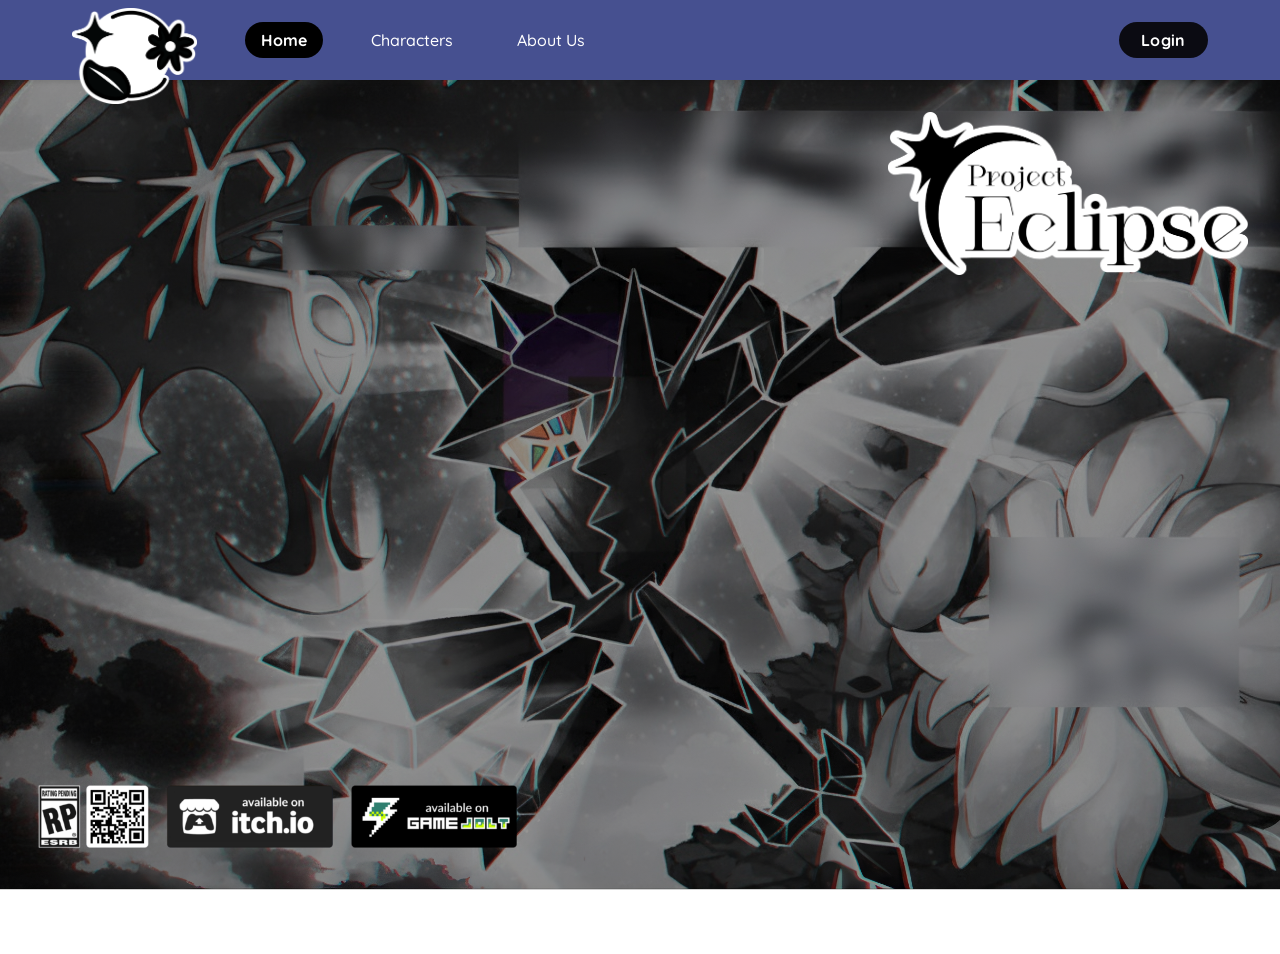
<file: index.html>
<!DOCTYPE html>
<html lang="en">
<head>
    <meta charset="UTF-8">
    <meta name="viewport" content="width=device-width, initial-scale=1.0">
    <title>Project Eclipse</title>
    <link rel="stylesheet" href="styles.css">
    <link rel="preconnect" href="https://fonts.googleapis.com">
    <link rel="preconnect" href="https://fonts.gstatic.com" crossorigin>
    <link href="https://fonts.googleapis.com/css2?family=Quicksand:wght@300..700&display=swap" rel="stylesheet">
    <script>
        if (sessionStorage.getItem("hasLoadedOnce")) {
            document.documentElement.classList.add("skip-loader");
        }
    </script>
</head>
<body class="is-loading">
    <div id="loading-screen" role="status" aria-live="polite">
        <div class="loader">
            <span class="loader-ring"></span>
            <span class="loader-text">Loading...</span>
        </div>
    </div>
    <nav class="navbar">
        <div class="nav-container">
            <div class="logo">
                <img src="img/bongiku_logo_NT.png" alt="Bongiku logo">
            </div>
            <ul class="nav-menu">
                <li><a href="index.html" class="active">Home</a></li>
                <li><a href="pages/characters.html">Characters</a></li>
                <li><a href="pages/about.html">About Us</a></li>
            </ul>
            <div class="nav-actions">
                <a class="nav-login-button" href="pages/login.html" data-account-href="pages/account.html">Login</a>
            </div>
        </div>
    </nav>

    <section class="hero" aria-label="Hero image">
        <div class="hero-logo">
            <img src="img/game_logo.png" alt="Game logo">
        </div>
        <div class="play-banners">
            <img src="img/play_banner1.png" alt="Play banner 1">
            <a href="https://www.figma.com/proto/zWUwxYHdYTQCv5qHTLUCAK/IP_bongiku_Eclipse?page-id=11%3A4&node-id=58-49&p=f&viewport=-582%2C-3894%2C0.48&t=IagEJ0aFvkvmacfI-1&scaling=min-zoom&content-scaling=fixed&starting-point-node-id=58%3A49" class="play-banner-link">
                <img src="img/play_banner2.png" alt="Play banner 2">
            </a>
            <a href="https://www.figma.com/proto/zWUwxYHdYTQCv5qHTLUCAK/IP_bongiku_Eclipse?page-id=11%3A4&node-id=58-49&p=f&viewport=-582%2C-3894%2C0.48&t=IagEJ0aFvkvmacfI-1&scaling=min-zoom&content-scaling=fixed&starting-point-node-id=58%3A49" class="play-banner-link">
                <img src="img/play_banner3.png" alt="Play banner 3">
            </a>
        </div>
    </section>

    <main>
    </main>

    <script src="main.js"></script>
</body>
</html>
</file>
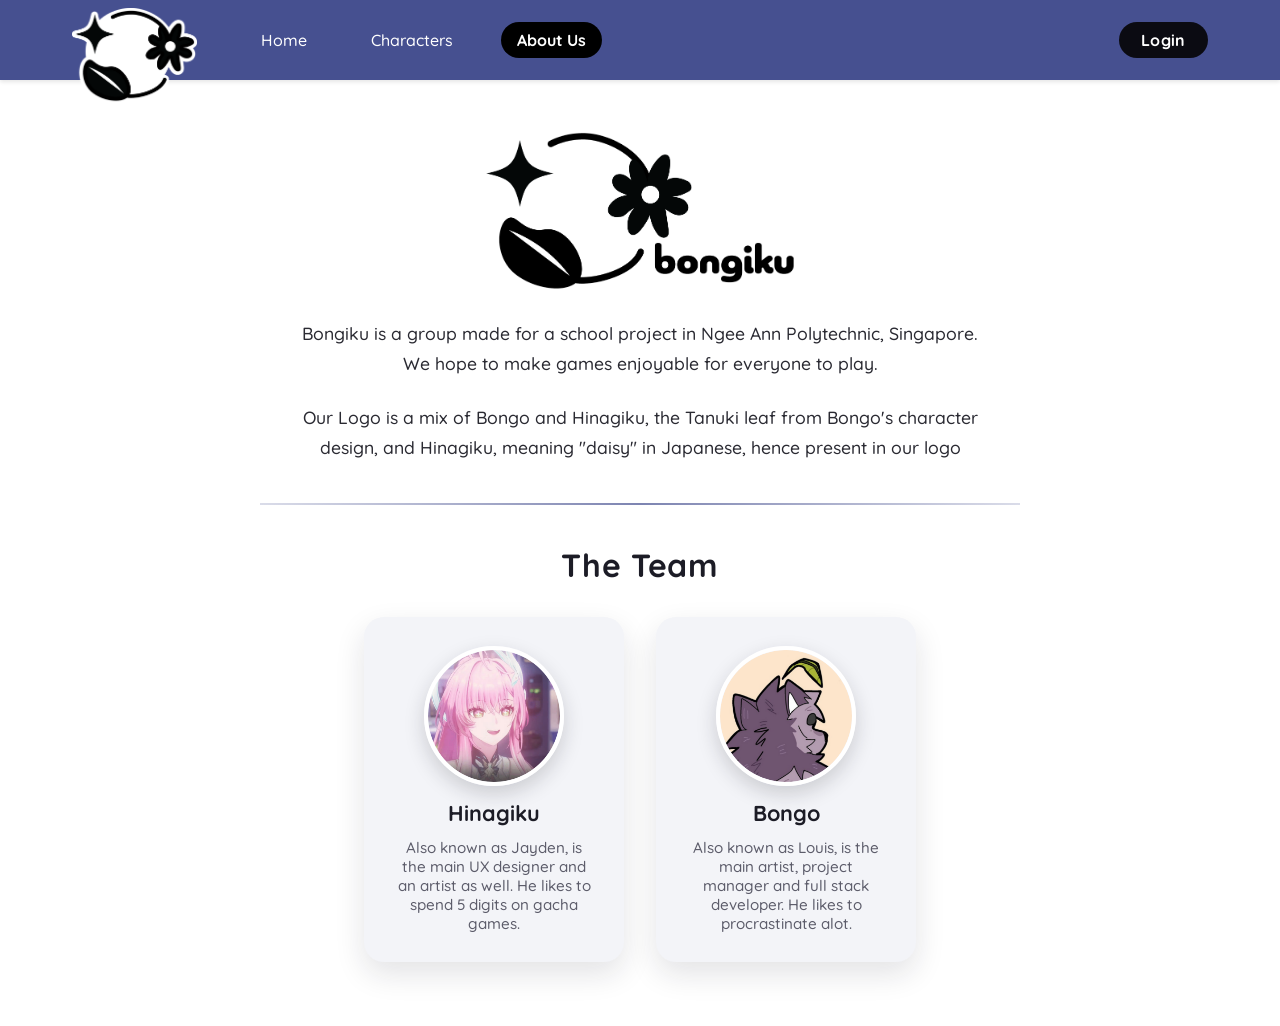
<file: pages/about.html>
<!DOCTYPE html>
<html lang="en">
<head>
    <meta charset="UTF-8">
    <meta name="viewport" content="width=device-width, initial-scale=1.0">
    <title>About Us - Project Eclipse</title>
    <link rel="stylesheet" href="../styles.css">
    <link rel="preconnect" href="https://fonts.googleapis.com">
    <link rel="preconnect" href="https://fonts.gstatic.com" crossorigin>
    <link href="https://fonts.googleapis.com/css2?family=Quicksand:wght@300..700&display=swap" rel="stylesheet">
</head>
<body>
    <nav class="navbar">
        <div class="nav-container">
            <div class="logo">
                <img src="../img/bongiku_logo_NT.png" alt="Bongiku logo">
            </div>
            <ul class="nav-menu">
                <li><a href="../index.html">Home</a></li>
                <li><a href="characters.html">Characters</a></li>
                <li><a href="about.html" class="active">About Us</a></li>
            </ul>
            <div class="nav-actions">
                <a class="nav-login-button" href="login.html" data-account-href="account.html">Login</a>
            </div>
        </div>
    </nav>

    <main class="about-main">
        <section class="about-hero">
            <img class="about-logo" src="../img/bongiku_logo.png" alt="Bongiku logo">
            <p class="about-subtitle">
                Bongiku is a group made for a school project in Ngee Ann Polytechnic, Singapore.
                We hope to make games enjoyable for everyone to play.
            </p>
            <p class="about-subtitle">
                Our Logo is a mix of Bongo and Hinagiku, the Tanuki leaf from Bongo's character design, and Hinagiku, meaning "daisy" in Japanese, hence present in our logo
            </p>
        </section>

        <hr class="about-divider">

        <section class="about-team">
            <h2 class="about-team-title">The Team</h2>
            <div class="team-grid">
                <article class="team-card">
                    <img class="team-avatar" src="../img/hina_pfp.png" alt="Hinagiku profile picture">
                    <h3 class="team-name">Hinagiku</h3>
                    <p class="team-role">Also known as Jayden, is the main UX designer and an artist as well. He likes to spend 5 digits on gacha games.</p>
                </article>
                <article class="team-card">
                    <img class="team-avatar" src="../img/bong_pfp.png" alt="Bongo profile picture">
                    <h3 class="team-name">Bongo</h3>
                    <p class="team-role">Also known as Louis, is the main artist, project manager and full stack developer. He likes to procrastinate alot.</p>
                </article>
            </div>
        </section>
    </main>

    <script src="../main.js"></script>
</body>
</html>
</file>
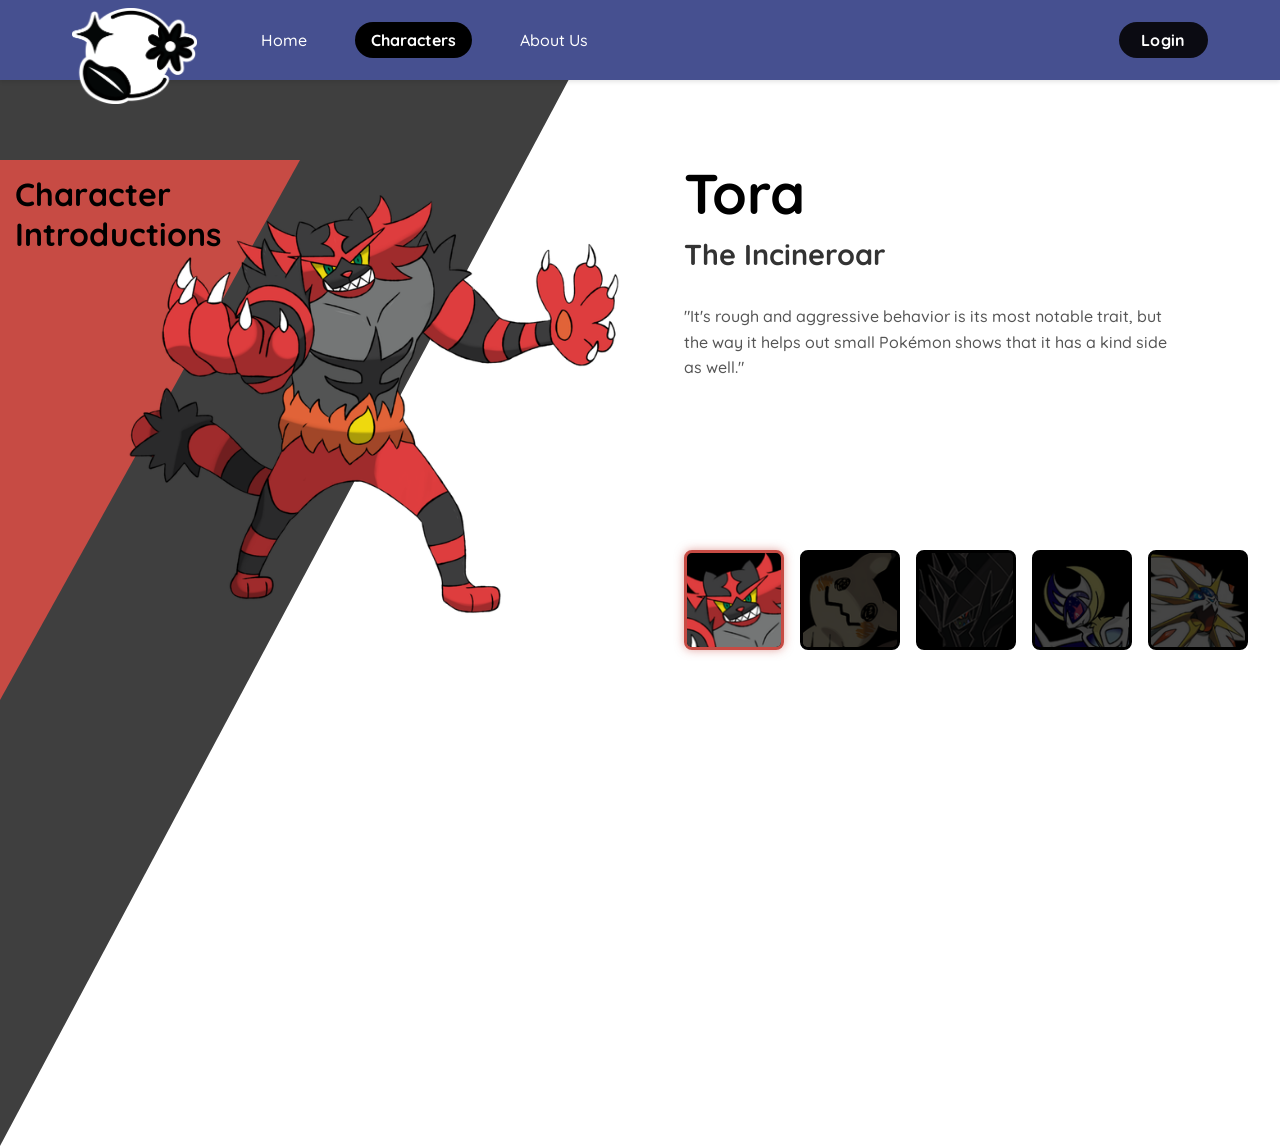
<file: pages/characters.html>
<!DOCTYPE html>
<html lang="en">
<head>
    <meta charset="UTF-8">
    <meta name="viewport" content="width=device-width, initial-scale=1.0">
    <title>Characters - Project Eclipse</title>
    <link rel="stylesheet" href="../styles.css">
    <link rel="preconnect" href="https://fonts.googleapis.com">
    <link rel="preconnect" href="https://fonts.gstatic.com" crossorigin>
    <link href="https://fonts.googleapis.com/css2?family=Quicksand:wght@300..700&display=swap" rel="stylesheet">
</head>
<body class="characters-page">
    <nav class="navbar">
        <div class="nav-container">
            <div class="logo">
                <img src="../img/bongiku_logo_NT.png" alt="Bongiku logo">
            </div>
            <ul class="nav-menu">
                <li><a href="../index.html">Home</a></li>
                <li><a href="characters.html" class="active">Characters</a></li>
                <li><a href="about.html">About Us</a></li>
            </ul>
            <div class="nav-actions">
                <a class="nav-login-button" href="login.html" data-account-href="account.html">Login</a>
            </div>
        </div>
    </nav>

    <div class="side-triangle" aria-hidden="true">
    </div>

    <div class="red-triangle">
        <span class="red-triangle-text">Character Introductions</span>
    </div>

    <main class="characters-main">
        <div class="character-card">
            <div class="character-image">
                <img src="../img/Tora.png" alt="Tora the Incineroar">
            </div>
            <div class="character-info">
                <h1>Tora</h1>
                <h2>The Incineroar</h2>
                <p>"It's rough and aggressive behavior is its most notable trait, but the way it helps out small Pokémon shows that it has a kind side as well."</p>
            </div>
            <div class="character-thumbnails">
                <button class="character-thumb active" data-character="tora">
                    <img src="../img/Tora_Thumb.png" alt="Tora">
                </button>
                <button class="character-thumb" data-character="mimi">
                    <img src="../img/Mimi_Thumb.png" alt="Mimi">
                </button>
                <button class="character-thumb" data-character="necro">
                    <img src="../img/Necro_Thumb.png" alt="Necro">
                </button>
                <button class="character-thumb" data-character="luna">
                    <img src="../img/Sol_Thumb.png" alt="Luna">
                </button>
                <button class="character-thumb" data-character="sol">
                    <img src="../img/Luna_Thumb.png" alt="Sol">
                </button>
            </div>
        </div>
    </main>
    <script src="../main.js"></script>
</body>
</html>
</file>
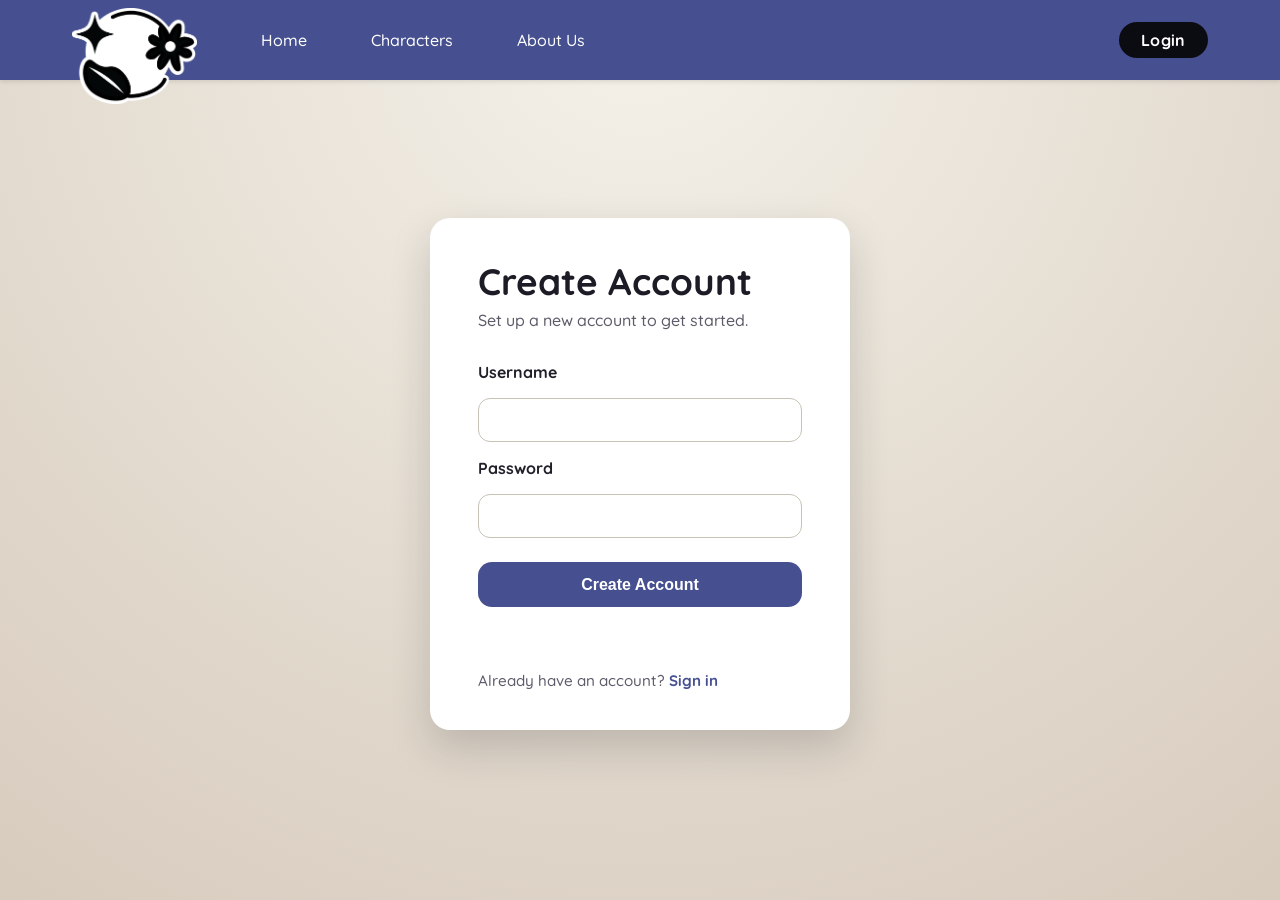
<file: pages/register.html>
<!DOCTYPE html>
<html lang="en">
<head>
    <meta charset="UTF-8">
    <meta name="viewport" content="width=device-width, initial-scale=1.0">
    <title>Register - Project Eclipse</title>
    <link rel="stylesheet" href="../styles.css">
    <link rel="preconnect" href="https://fonts.googleapis.com">
    <link rel="preconnect" href="https://fonts.gstatic.com" crossorigin>
    <link href="https://fonts.googleapis.com/css2?family=Quicksand:wght@300..700&display=swap" rel="stylesheet">
</head>
<body class="login-page">
    <nav class="navbar">
        <div class="nav-container">
            <div class="logo">
                <img src="../img/bongiku_logo_NT.png" alt="Bongiku logo">
            </div>
            <ul class="nav-menu">
                <li><a href="../index.html">Home</a></li>
                <li><a href="characters.html">Characters</a></li>
                <li><a href="about.html">About Us</a></li>
            </ul>
            <div class="nav-actions">
                <a class="nav-login-button" href="login.html" data-account-href="account.html">Login</a>
            </div>
        </div>
    </nav>

    <main class="login-main">
        <section class="login-card" aria-label="Register form">
            <h1>Create Account</h1>
            <p class="login-subtitle">Set up a new account to get started.</p>
            <form class="login-form" data-register-form data-redirect="../index.html">
                <label class="login-label" for="register-username">Username</label>
                <input class="login-input" id="register-username" name="username" type="text" autocomplete="username" required>

                <label class="login-label" for="register-password">Password</label>
                <input class="login-input" id="register-password" name="password" type="password" autocomplete="new-password" required>

                <button class="login-submit" type="submit">Create Account</button>
                <p class="login-message" role="status" aria-live="polite"></p>
            </form>
            <p class="login-help">Already have an account? <a href="login.html">Sign in</a></p>
        </section>
    </main>

    <script src="../main.js"></script>
</body>
</html>
</file>
<file: styles.css>
* {
    margin: 0;
    padding: 0;
    box-sizing: border-box;
}

body {
    font-family: "Quicksand", Arial, sans-serif;
    font-weight: 500;
}

body.is-loading {
    overflow: hidden;
}

.skip-loader body,
.skip-loader body.is-loading {
    overflow: auto;
}

#loading-screen {
    position: fixed;
    inset: 0;
    background: #0b0b12;
    display: flex;
    align-items: center;
    justify-content: center;
    z-index: 1000;
    transition: opacity 0.3s ease, visibility 0.3s ease;
}

.skip-loader #loading-screen {
    opacity: 0;
    visibility: hidden;
    pointer-events: none;
}

#loading-screen.hidden {
    opacity: 0;
    visibility: hidden;
}

.loader {
    display: flex;
    flex-direction: column;
    align-items: center;
    gap: 1rem;
    color: #ffffff;
}

.loader-ring {
    width: 48px;
    height: 48px;
    border-radius: 50%;
    border: 4px solid rgba(255, 255, 255, 0.2);
    border-top-color: #ffffff;
    animation: spin 0.9s linear infinite;
}

.loader-text {
    font-size: 1rem;
    letter-spacing: 0.08em;
    text-transform: uppercase;
}

@keyframes spin {
    to {
        transform: rotate(360deg);
    }
}

.navbar {
    background-color: #465090;
    padding: 1rem 0;
    position: sticky;
    top: 0;
    box-shadow: 0 2px 4px rgba(0, 0, 0, 0.1);
    z-index: 100;
    overflow: visible;
}

.nav-container {
    display: flex;
    align-items: center;
    max-width: 1200px;
    margin: 0 auto;
    padding: 0 2rem;
}

.logo {
    margin-right: 3rem;
    font-size: 1.5rem;
    font-weight: bold;
    color: white;
    min-width: 100px;
    display: flex;
    align-items: center;
    height: 48px;
}

.logo img {
    display: block;
    height: 96px;
    width: auto;
    transform: translateY(16px);
}

.nav-menu {
    display: flex;
    list-style: none;
    gap: 2rem;
}

.nav-actions {
    margin-left: auto;
    display: flex;
    align-items: center;
}

.nav-login-button {
    display: inline-flex;
    align-items: center;
    justify-content: center;
    padding: 0.5rem 1.4rem;
    border-radius: 999px;
    background: #0b0b12;
    color: #ffffff;
    text-decoration: none;
    font-weight: 700;
    letter-spacing: 0.02em;
    transition: transform 0.2s ease, background-color 0.2s ease;
}

.nav-login-button:hover {
    transform: translateY(-1px);
    background: #1a1a24;
}

.nav-login-button.active {
    box-shadow: 0 0 0 2px #ffffff;
}

.nav-menu a {
    color: white;
    text-decoration: none;
    font-size: 1rem;
    padding: 0.5rem 1rem;
    border-radius: 20px;
    transition: background-color 0.3s ease, color 0.3s ease;
}

.nav-menu a:hover {
    background-color: rgb(0, 0, 0);
    color: white;
}

.nav-menu a.active {
    background-color: rgb(0, 0, 0);
    color: white;
    font-weight: 700;
}

.hero {
    width: 100%;
    min-height:90vh;
    background: linear-gradient(rgba(0, 0, 0, 0.4), rgba(0, 0, 0, 0.4)), url('img/homepage_hero.png') center/cover no-repeat;
    display: flex;
    align-items: center;
    justify-content: center;
    text-align: center;
    border-bottom: 1px solid #d0d0d0;
    position: relative;
}

.hero-logo {
    position: absolute;
    top: 2rem;
    right: 2rem;
}

.hero-logo img {
    display: block;
    max-width: 360px;
    height: auto;
}

.play-banners {
    position: absolute;
    bottom: 2rem;
    left: 2rem;
    display: flex;
    gap: 0.75rem;
    width: 45%;
}

.play-banners img {
    height: auto;
    max-height: 80px;
    display: block;
    border-radius: 4px;
    object-fit: contain;
}

.play-banner-link {
    display: block;
    transition: transform 0.3s ease;
}

.play-banner-link:hover {
    transform: translateY(-8px);
}

.play-banner-link img {
    cursor: pointer;
}

main {
    padding: 2rem;
    max-width: 1200px;
    margin: 0 auto;
}

.login-page {
    min-height: 100vh;
    background: radial-gradient(circle at top, #f5f2ea 0%, #e7e0d5 45%, #d7cbbd 100%);
}

.login-main {
    min-height: calc(100vh - 96px);
    display: flex;
    align-items: center;
    justify-content: center;
    padding: 3rem 1.5rem 4rem;
}

.login-card {
    background: #ffffff;
    border-radius: 20px;
    padding: 2.5rem 3rem;
    max-width: 420px;
    width: 100%;
    box-shadow: 0 18px 40px rgba(25, 25, 35, 0.18);
    text-align: left;
}

.login-card h1 {
    font-size: 2.3rem;
    margin-bottom: 0.4rem;
    color: #1c1c26;
}

.login-subtitle {
    color: #5c5c6a;
    margin-bottom: 2rem;
}

.login-form {
    display: flex;
    flex-direction: column;
    gap: 1rem;
}

.login-label {
    font-weight: 700;
    color: #20202a;
}

.login-input {
    padding: 0.75rem 1rem;
    border-radius: 12px;
    border: 1px solid #c9c2b6;
    font-size: 1rem;
    transition: border-color 0.2s ease, box-shadow 0.2s ease;
}

.login-input:focus {
    outline: none;
    border-color: #465090;
    box-shadow: 0 0 0 3px rgba(70, 80, 144, 0.2);
}

.login-submit {
    margin-top: 0.5rem;
    padding: 0.85rem 1.2rem;
    border-radius: 14px;
    border: none;
    background: #465090;
    color: #ffffff;
    font-size: 1rem;
    font-weight: 700;
    cursor: pointer;
    transition: transform 0.2s ease, box-shadow 0.2s ease;
}

.login-submit:hover {
    transform: translateY(-1px);
    box-shadow: 0 10px 20px rgba(70, 80, 144, 0.25);
}

.login-message {
    min-height: 1.5rem;
    font-weight: 600;
    color: #b0493c;
}

.login-help {
    margin-top: 1.5rem;
    font-size: 0.95rem;
    color: #5c5c6a;
}

.login-help a {
    color: #465090;
    font-weight: 700;
    text-decoration: none;
}

.login-overlay {
    position: fixed;
    inset: 0;
    background: rgba(10, 10, 18, 0.7);
    display: flex;
    align-items: center;
    justify-content: center;
    z-index: 999;
    opacity: 0;
    visibility: hidden;
    pointer-events: none;
    transition: opacity 0.2s ease, visibility 0.2s ease;
}

.login-overlay.is-visible {
    opacity: 1;
    visibility: visible;
    pointer-events: auto;
}

.login-overlay-content {
    background: #ffffff;
    border-radius: 22px;
    padding: 2rem 2.5rem;
    display: flex;
    flex-direction: column;
    align-items: center;
    gap: 1rem;
    box-shadow: 0 18px 45px rgba(12, 12, 20, 0.25);
    text-align: center;
}

.login-overlay-content p {
    font-weight: 600;
    color: #1c1c26;
}

.account-page {
    min-height: 100vh;
    background: radial-gradient(circle at top, #f8f3ea 0%, #efe6da 45%, #e0d5c7 100%);
}

.account-main {
    min-height: calc(100vh - 96px);
    display: flex;
    align-items: center;
    justify-content: center;
    padding: 3.5rem 1.5rem 4rem;
}

.account-card {
    background: #ffffff;
    border-radius: 22px;
    padding: 2.5rem 3rem;
    max-width: 680px;
    width: 100%;
    box-shadow: 0 18px 40px rgba(25, 25, 35, 0.16);
}

.account-header {
    display: flex;
    gap: 1.5rem;
    align-items: center;
    margin-bottom: 2rem;
}

.account-avatar {
    width: 110px;
    height: 110px;
    border-radius: 50%;
    background: linear-gradient(135deg, #c7b59d, #f0e4d7);
    display: grid;
    place-items: center;
    position: relative;
    overflow: hidden;
    flex: 0 0 auto;
}

.account-avatar img {
    width: 100%;
    height: 100%;
    object-fit: cover;
    display: block;
}

.account-avatar-fallback {
    position: absolute;
    font-size: 2.2rem;
    font-weight: 700;
    color: #2a2a32;
}

.account-info h1 {
    font-size: 2.2rem;
    color: #1c1c26;
    margin-bottom: 0.4rem;
}

.account-label {
    text-transform: uppercase;
    letter-spacing: 0.14em;
    font-size: 0.8rem;
    color: #6a6260;
    margin-bottom: 0.4rem;
    font-weight: 700;
}

.account-subtitle {
    color: #5c5c6a;
    font-size: 1rem;
}

.account-form {
    display: flex;
    flex-direction: column;
    gap: 1.5rem;
}

.account-form.is-busy {
    opacity: 0.7;
    pointer-events: none;
}

.account-upload {
    border: 1px dashed #c9c2b6;
    border-radius: 16px;
    padding: 1.4rem;
    display: flex;
    flex-direction: column;
    gap: 0.75rem;
    font-weight: 600;
    color: #2d2d36;
    background: #fbfaf7;
}

.account-upload input {
    border: none;
    font-size: 0.95rem;
}

.account-actions {
    display: flex;
    flex-direction: column;
    gap: 0.6rem;
}

.account-save {
    padding: 0.9rem 1.4rem;
    border-radius: 14px;
    border: none;
    background: #465090;
    color: #ffffff;
    font-size: 1rem;
    font-weight: 700;
    cursor: pointer;
    transition: transform 0.2s ease, box-shadow 0.2s ease;
    align-self: flex-start;
}

.account-save:hover {
    transform: translateY(-1px);
    box-shadow: 0 12px 20px rgba(70, 80, 144, 0.2);
}

.account-status {
    min-height: 1.4rem;
    font-weight: 600;
    color: #25634b;
}

.account-status.error {
    color: #b0493c;
}

.account-guard {
    font-size: 0.95rem;
    color: #6a6260;
}

.account-guard a {
    color: #465090;
    font-weight: 700;
    text-decoration: none;
}

.account-guard.hidden {
    display: none;
}

.account-saves {
    margin-top: 2.5rem;
    border-top: 1px solid #e6dfd4;
    padding-top: 2rem;
    display: flex;
    flex-direction: column;
    gap: 1.2rem;
}

.account-divider {
    border-top: 1px solid #e6dfd4;
    margin-top: 2.5rem;
}

.account-saves-header h2 {
    font-size: 1.5rem;
    color: #1c1c26;
    margin-bottom: 0.3rem;
}

.account-saves-header p {
    color: #5c5c6a;
}

.account-saves-list {
    display: flex;
    flex-direction: column;
    gap: 1rem;
}

.account-save-card {
    border-radius: 16px;
    border: 1px solid #e2d9cc;
    padding: 1.2rem 1.4rem;
    display: flex;
    align-items: center;
    justify-content: space-between;
    gap: 1rem;
    background: #fbfaf7;
}

.account-logout {
    padding-top: 2rem;
    display: flex;
    align-items: center;
    justify-content: space-between;
    gap: 1rem;
}

.account-logout-content {
    display: flex;
    flex-direction: column;
    gap: 0.35rem;
}

.account-logout h2 {
    font-size: 1.4rem;
    color: #1c1c26;
    margin-bottom: 0.3rem;
}

.account-logout p {
    color: #5c5c6a;
}

.account-logout-button:disabled {
    cursor: not-allowed;
    opacity: 0.6;
    box-shadow: none;
}

@media (max-width: 700px) {
    .account-logout {
        flex-direction: column;
        align-items: flex-start;
    }
}

.account-save-info h3 {
    font-size: 1.1rem;
    color: #1c1c26;
    margin-bottom: 0.3rem;
}

.account-save-meta {
    color: #5c5c6a;
    font-size: 0.95rem;
}

.account-save-delete {
    border: none;
    background: #b0493c;
    color: #ffffff;
    font-weight: 700;
    border-radius: 999px;
    padding: 0.55rem 1.1rem;
    cursor: pointer;
    transition: transform 0.2s ease, box-shadow 0.2s ease;
}

.account-save-delete:hover {
    transform: translateY(-1px);
    box-shadow: 0 10px 18px rgba(176, 73, 60, 0.25);
}

.account-saves-empty {
    color: #6a6260;
    font-weight: 600;
}

.account-saves-empty.hidden {
    display: none;
}

@media (max-width: 700px) {
    .account-card {
        padding: 2rem;
    }

    .account-header {
        flex-direction: column;
        align-items: flex-start;
    }
}

/* Grey diagonal triangle panel for characters page */
body.characters-page {
    position: relative;
}

.side-triangle {
    position: absolute;
    /* slightly raised so the diagonal extends past the bottom */
    top: -6vh;
    left: 0;
    /* span full viewport width so clip-path percentages map to site width */
    width: 100vw;
    max-width: 1400px;
    /* make the panel tall enough to reach the bottom of long pages */
    height: calc(100vh + 300px);
    background: #3f3f3f;
    /* top edge is 50% of the width to create a wider top tip */
    clip-path: polygon(0 0, 50% 0, 0 100%);
    z-index: 50; /* under navbar (100) */
    pointer-events: none;
}

/* Smaller red diagonal triangle */
.red-triangle {
    position: absolute;
    top: 10rem;
    left: 0;
    width: 50vw;
    max-width: 600px;
    height: calc(60vh);
    background: #c74b44;
    clip-path: polygon(0 0, 50% 0, 0 100%);
    z-index: 55;
    pointer-events: none;
    display: flex;
    align-items: center;
    justify-content: center;
    padding: 2rem;
    transition: background-color 0.35s ease-out;
}

.red-triangle-text {
    color: rgb(0, 0, 0);
    font-size: 2rem;
    font-weight: bold;
    text-align: left;
    transform: rotate(-45deg);
    writing-mode: horizontal-tb;
    max-width: 150px;
    position: absolute;
    top: 10%;
    left: 15%;
    transform: translate(-50%, -50%);
    transition: color 0.35s ease-out;
}

.red-triangle-text.light {
    color: #ffffff;
}

@media (max-width: 900px) {
    .side-triangle {
        max-width: 900px;
        height: calc(100vh + 250px);
    }

    .red-triangle {
        width: 55vw;
        max-width: 450px;
        height: calc(55vh);
    }
}

@media (max-width: 600px) {
    .side-triangle {
        max-width: 600px;
        height: calc(100vh + 200px);
    }

    .red-triangle {
        width: 60vw;
        max-width: 300px;
        height: calc(50vh);
    }
}

/* Characters page main content */
.characters-main {
    padding: 0;
    max-width: 100%;
    margin: 0;
    position: relative;
    z-index: 60;
}

.character-card {
    display: grid;
    grid-template-columns: 1fr 1fr;
    grid-template-rows: auto auto;
    gap: 4rem;
    align-items: center;
    max-width: 1400px;
    margin: 0 auto 0 6rem;
    padding: 4rem 2rem;
    position: relative;
}

.character-image {
    display: flex;
    justify-content: center;
    align-items: center;
    min-height: 520px;
    grid-column: 1 / 2;
    grid-row: 1 / 3;
}

.character-image img {
    max-width: 100%;
    max-height: 520px;
    height: auto;
    width: auto;
    object-fit: contain;
    display: block;
}

.character-info {
    padding-right: 2rem;
    align-self: center;
    grid-column: 2 / 3;
    grid-row: 1 / 2;
}

.character-info h1 {
    font-size: 3.5rem;
    font-weight: 900;
    margin-bottom: 0.5rem;
    color: #000;
}

.character-info h2 {
    font-size: 1.8rem;
    font-weight: 700;
    margin-bottom: 2rem;
    color: #333;
}

.character-info p {
    font-size: 1rem;
    line-height: 1.6;
    color: #555;
    max-width: 500px;
    min-height: 9.6em;
}

.character-card.animate .character-image img,
.character-card.animate .character-info {
    animation: characterFadeSlide 0.35s ease-out;
}

@keyframes characterFadeSlide {
    from {
        opacity: 0;
        transform: translateX(-18px);
    }
    to {
        opacity: 1;
        transform: translateX(0);
    }
}

@media (prefers-reduced-motion: reduce) {
    .character-card.animate .character-image img,
    .character-card.animate .character-info {
        animation: none;
    }
}

@media (max-width: 900px) {
    .character-card {
        grid-template-columns: 1fr;
        gap: 2rem;
        padding: 2rem 2rem;
    }

    .character-image,
    .character-info,
    .character-thumbnails {
        grid-column: 1 / -1;
        grid-row: auto;
    }

    .character-info {
        padding-right: 0;
    }

    .character-info h1 {
        font-size: 2.5rem;
    }

    .character-info h2 {
        font-size: 1.4rem;
    }

    .character-info p {
        min-height: 8em;
    }
}

@media (max-width: 600px) {
    .character-card {
        display: flex;
        flex-direction: column;
        align-items: center;
        text-align: center;
        gap: 1.25rem;
        padding: 1.25rem 1rem;
    }

    .character-image {
        justify-content: center;
    }

    .character-image img {
        width: 100%;
        max-width: 420px;
        height: auto;
        max-height: none;
    }

    .character-info {
        text-align: center;
    }

    .character-info h1 {
        font-size: 2rem;
    }

    .character-info h2 {
        font-size: 1.1rem;
    }

    .character-info p {
        font-size: 0.9rem;
        min-height: 7.2em;
        max-width: 100%;
    }

    .character-thumbnails {
        width: 100%;
        justify-content: center;
        flex-wrap: wrap;
    }
}

/* Character thumbnail buttons */
.character-thumbnails {
    display: flex;
    gap: 1rem;
    justify-content: flex-start;
    grid-column: 2 / 3;
    grid-row: 2 / 3;
    padding: 0;
    margin: 0rem 0 0 0;
}

.character-thumb {
    position: relative;
    width: 100px;
    height: 100px;
    border: 3px solid #000;
    background: #000;
    padding: 0;
    cursor: pointer;
    border-radius: 8px;
    overflow: hidden;
    transition: transform 0.3s ease, box-shadow 0.3s ease;
    display: flex;
    align-items: center;
    justify-content: center;
}

.character-thumb:not(.active)::after {
    content: "";
    position: absolute;
    inset: 0;
    background: rgba(0, 0, 0, 0.55);
    pointer-events: none;
    transition: background 0.2s ease;
}

.character-thumb:not(.active) img {
    filter: brightness(0.6);
}

.character-thumb img {
    width: 100%;
    height: 100%;
}

.character-thumb:hover {
    transform: scale(1.05);
    box-shadow: 0 0 10px rgba(0, 0, 0, 0.3);
}

.character-thumb.active {
    border-color: #c74b44;
    box-shadow: 0 0 10px rgba(199, 75, 68, 0.5);
}

@media (max-width: 900px) {
    .character-thumbnails {
        justify-content: flex-start;
        gap: 0.8rem;
    }

    .character-thumb {
        width: 80px;
        height: 80px;
    }
}

@media (max-width: 600px) {
    .character-thumbnails {
        gap: 0.5rem;
        margin-top: 0.75rem;
    }

    .character-thumb {
        width: 60px;
        height: 60px;
    }
}

/* About page */
.about-main {
    padding: 3rem 2rem 4rem;
    max-width: 1100px;
    margin: 0 auto;
    text-align: center;
}

.about-hero {
    display: flex;
    flex-direction: column;
    align-items: center;
    gap: 1.5rem;
}

.about-logo {
    width: min(320px, 70vw);
    height: auto;
    display: block;
}

.about-subtitle {
    max-width: 700px;
    font-size: 1.1rem;
    line-height: 1.7;
    color: #2a2a32;
}

.about-divider {
    margin: 2.5rem auto;
    border: none;
    height: 2px;
    width: min(760px, 80vw);
    background: linear-gradient(90deg, rgba(70, 80, 144, 0.2), rgba(70, 80, 144, 0.7), rgba(70, 80, 144, 0.2));
}

.about-team {
    display: flex;
    flex-direction: column;
    gap: 2rem;
}

.about-team-title {
    font-size: 2rem;
    letter-spacing: 0.02em;
    color: #1c1c26;
}

.team-grid {
    display: flex;
    flex-wrap: wrap;
    justify-content: center;
    gap: 2rem;
}

.team-card {
    background: #f3f4f8;
    border-radius: 20px;
    padding: 1.8rem 2rem;
    width: min(260px, 80vw);
    box-shadow: 0 12px 30px rgba(28, 28, 38, 0.12);
    display: flex;
    flex-direction: column;
    align-items: center;
    gap: 0.8rem;
}

.team-avatar {
    width: 140px;
    height: 140px;
    border-radius: 50%;
    object-fit: cover;
    border: 4px solid #ffffff;
    box-shadow: 0 8px 20px rgba(28, 28, 38, 0.18);
}

.team-name {
    font-size: 1.35rem;
    color: #1c1c26;
}

.team-role {
    color: #5c5c6a;
    font-size: 0.95rem;
}

@media (max-width: 700px) {
    .about-main {
        padding: 2.5rem 1.5rem 3.5rem;
    }

    .team-card {
        width: min(320px, 90vw);
    }
}

@media (max-width: 900px) {
    .nav-container {
        flex-wrap: wrap;
        justify-content: center;
        gap: 1rem 2rem;
        padding: 0 1.5rem;
    }

    .logo {
        width: 100%;
        justify-content: center;
        margin-right: 0;
        height: auto;
    }

    .logo img {
        height: 72px;
        transform: translateY(0);
    }

    .nav-menu {
        width: 100%;
        justify-content: center;
        flex-wrap: wrap;
        gap: 1rem;
    }

    .nav-actions {
        width: 100%;
        justify-content: center;
        margin-left: 0;
    }

    .hero {
        min-height: 70vh;
        padding: 5rem 1.5rem 6rem;
    }

    .hero-logo {
        position: static;
        margin-bottom: 1.5rem;
    }

    .hero-logo img {
        max-width: 260px;
    }

    .play-banners {
        position: static;
        width: 100%;
        justify-content: center;
        flex-wrap: wrap;
    }

    .play-banners img {
        max-height: 64px;
    }

    .character-card {
        margin: 0 auto;
    }
}

@media (max-width: 600px) {
    main {
        padding: 1.5rem;
    }

    .hero {
        min-height: 60vh;
        padding: 4rem 1rem 4.5rem;
    }

    .play-banners {
        gap: 0.5rem;
    }

    .play-banners img {
        max-height: 54px;
    }

    .login-card,
    .account-card {
        padding: 2rem 1.5rem;
    }

    .account-header {
        align-items: center;
        text-align: center;
    }

    .account-info {
        width: 100%;
    }

    .character-image {
        min-height: auto;
    }

    .character-thumbnails {
        justify-content: center;
        flex-wrap: wrap;
    }

    .side-triangle,
    .red-triangle {
        display: none;
    }
}
</file>
